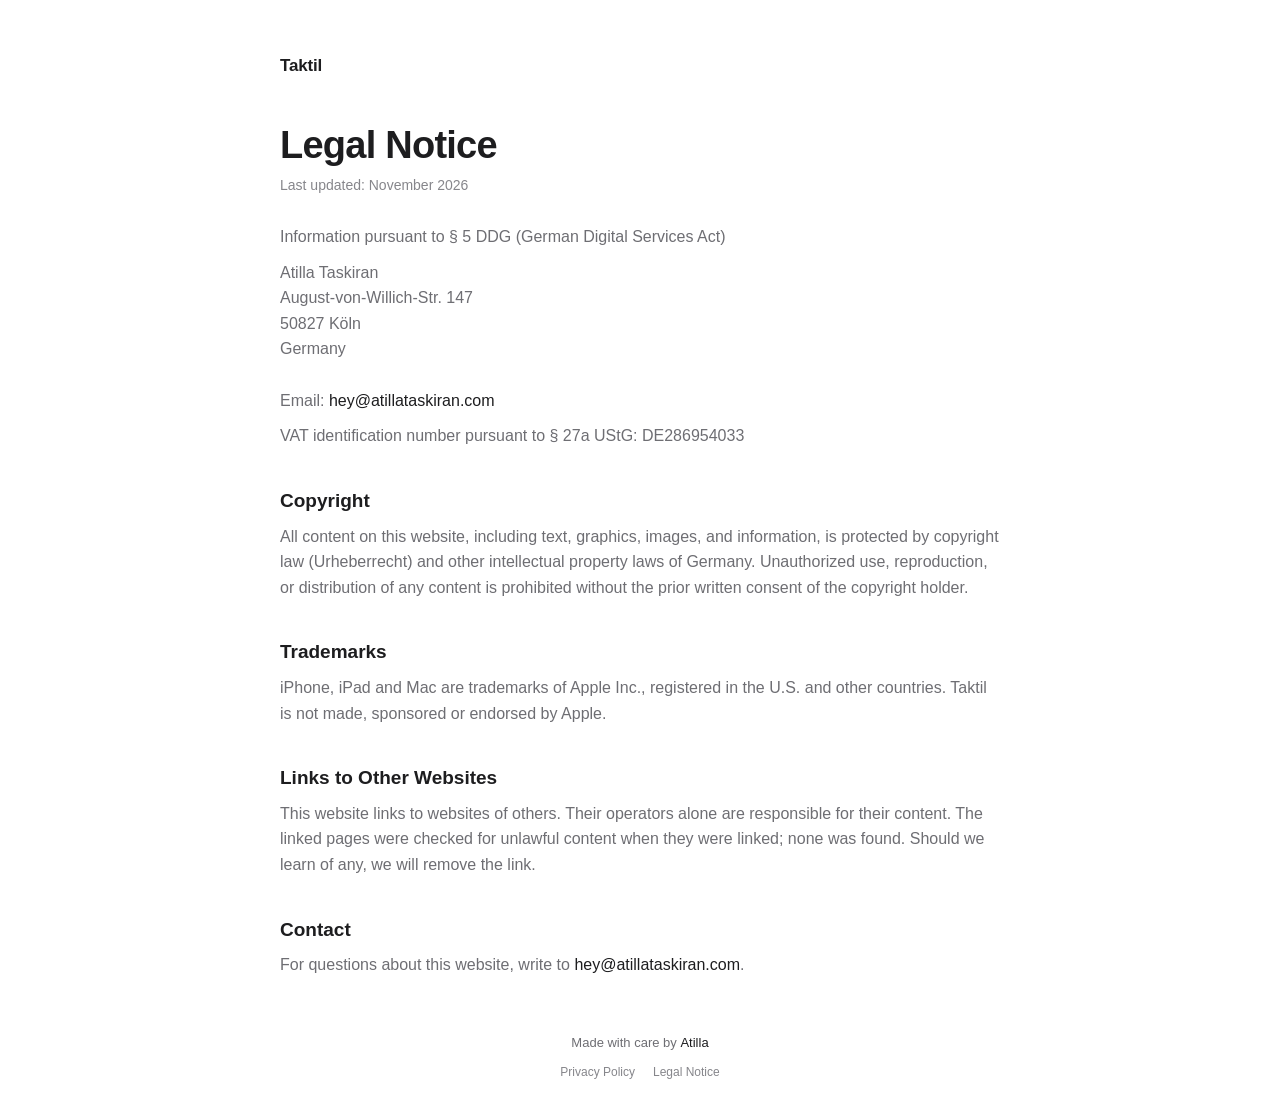
<file: legal/index.html>
<!doctype html>
<html lang="en">
<head>
<meta charset="utf-8">
<meta name="viewport" content="width=device-width, initial-scale=1, viewport-fit=cover, shrink-to-fit=no">
<meta name="color-scheme" content="light">
<meta name="theme-color" content="#ffffff">
<title>Legal Notice · Taktil</title>
<meta name="description" content="Taktil’s legal notice.">
<link rel="stylesheet" href="../style.css?v=da46f985fa">
</head>
<body>
<header class="doc-top"><a href="../">Taktil</a></header>
<main class="doc">
  <h1>Legal Notice</h1>
  <p class="updated">Last updated: November 2026</p>

  <p>Information pursuant to § 5 DDG (German Digital Services Act)</p>
  <address>Atilla Taskiran<br>August-von-Willich-Str. 147<br>50827 Köln<br>Germany<br><br>Email: <a href="mailto:hey@atillataskiran.com">hey@atillataskiran.com</a></address>
  <p>VAT identification number pursuant to § 27a UStG: DE286954033</p>

  <h2>Copyright</h2>
  <p>All content on this website, including text, graphics, images, and information, is protected by copyright law (Urheberrecht) and other intellectual property laws of Germany. Unauthorized use, reproduction, or distribution of any content is prohibited without the prior written consent of the copyright holder.</p>

  <h2>Trademarks</h2>
  <p>iPhone, iPad and Mac are trademarks of Apple Inc., registered in the U.S. and other countries. Taktil is not made, sponsored or endorsed by Apple.</p>

  <h2>Links to Other Websites</h2>
  <p>This website links to websites of others. Their operators alone are responsible for their content. The linked pages were checked for unlawful content when they were linked; none was found. Should we learn of any, we will remove the link.</p>

  <h2>Contact</h2>
  <p>For questions about this website, write to <a href="mailto:hey@atillataskiran.com">hey@atillataskiran.com</a>.</p>
</main>
<footer class="site-foot">
  <p class="credit">Made with care by <a href="https://x.com/_atilla1">Atilla</a></p>
  <nav class="legal" aria-label="Legal">
    <a href="../privacy/">Privacy Policy</a>
    <a href="./" aria-current="page">Legal Notice</a>
  </nav>
</footer>
</body>
</html>
</file>
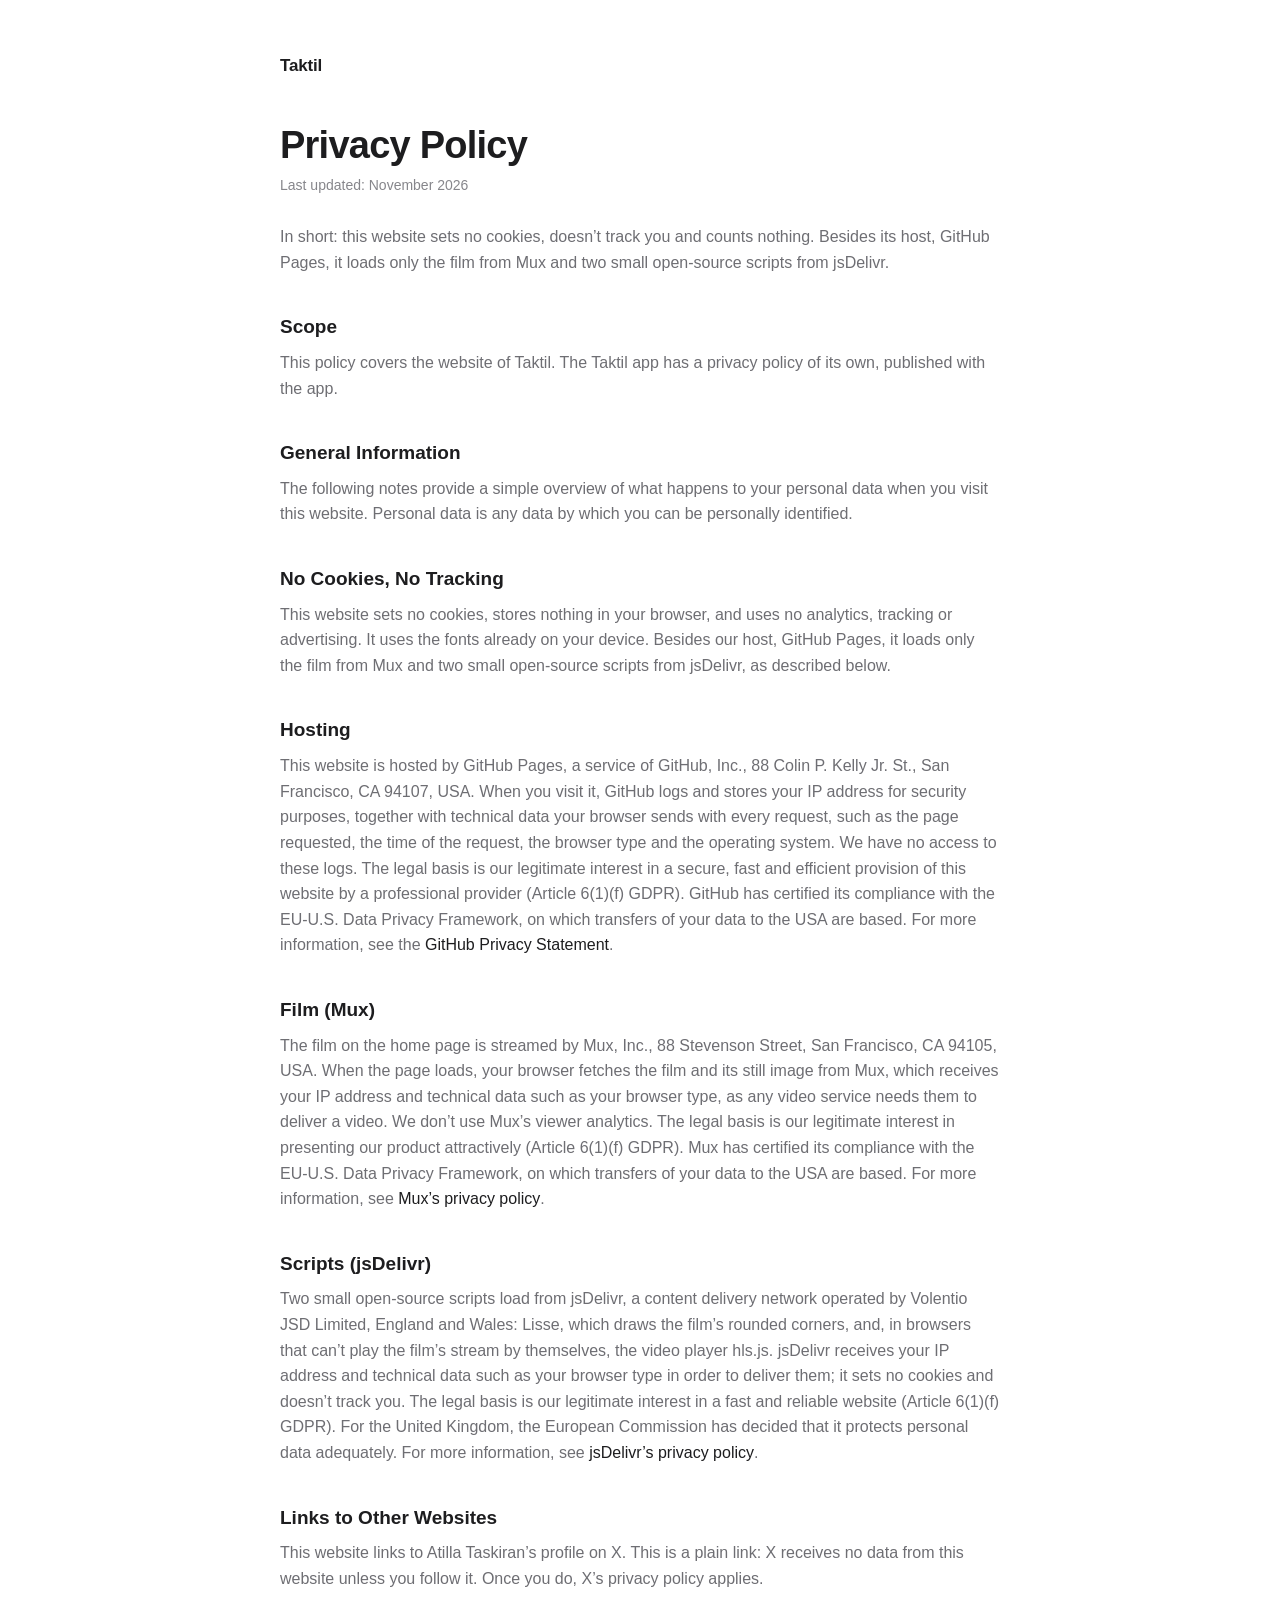
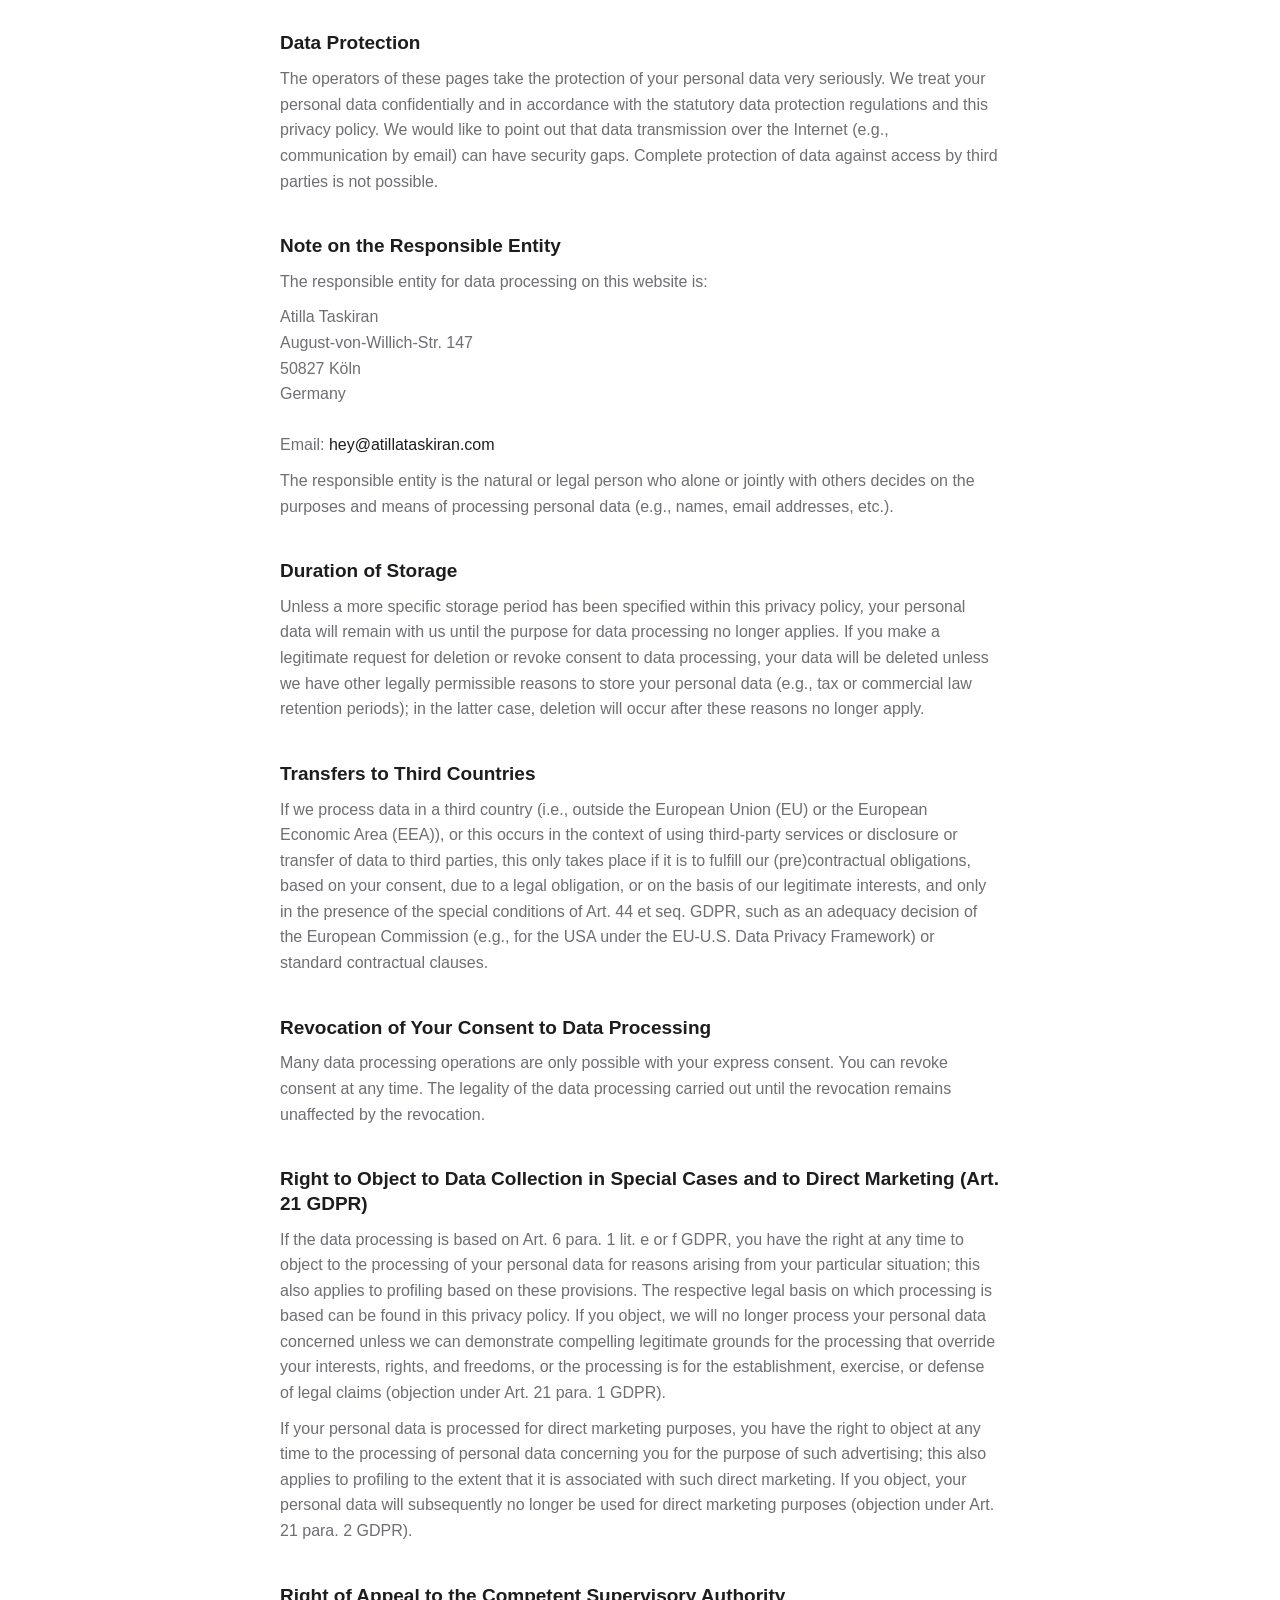
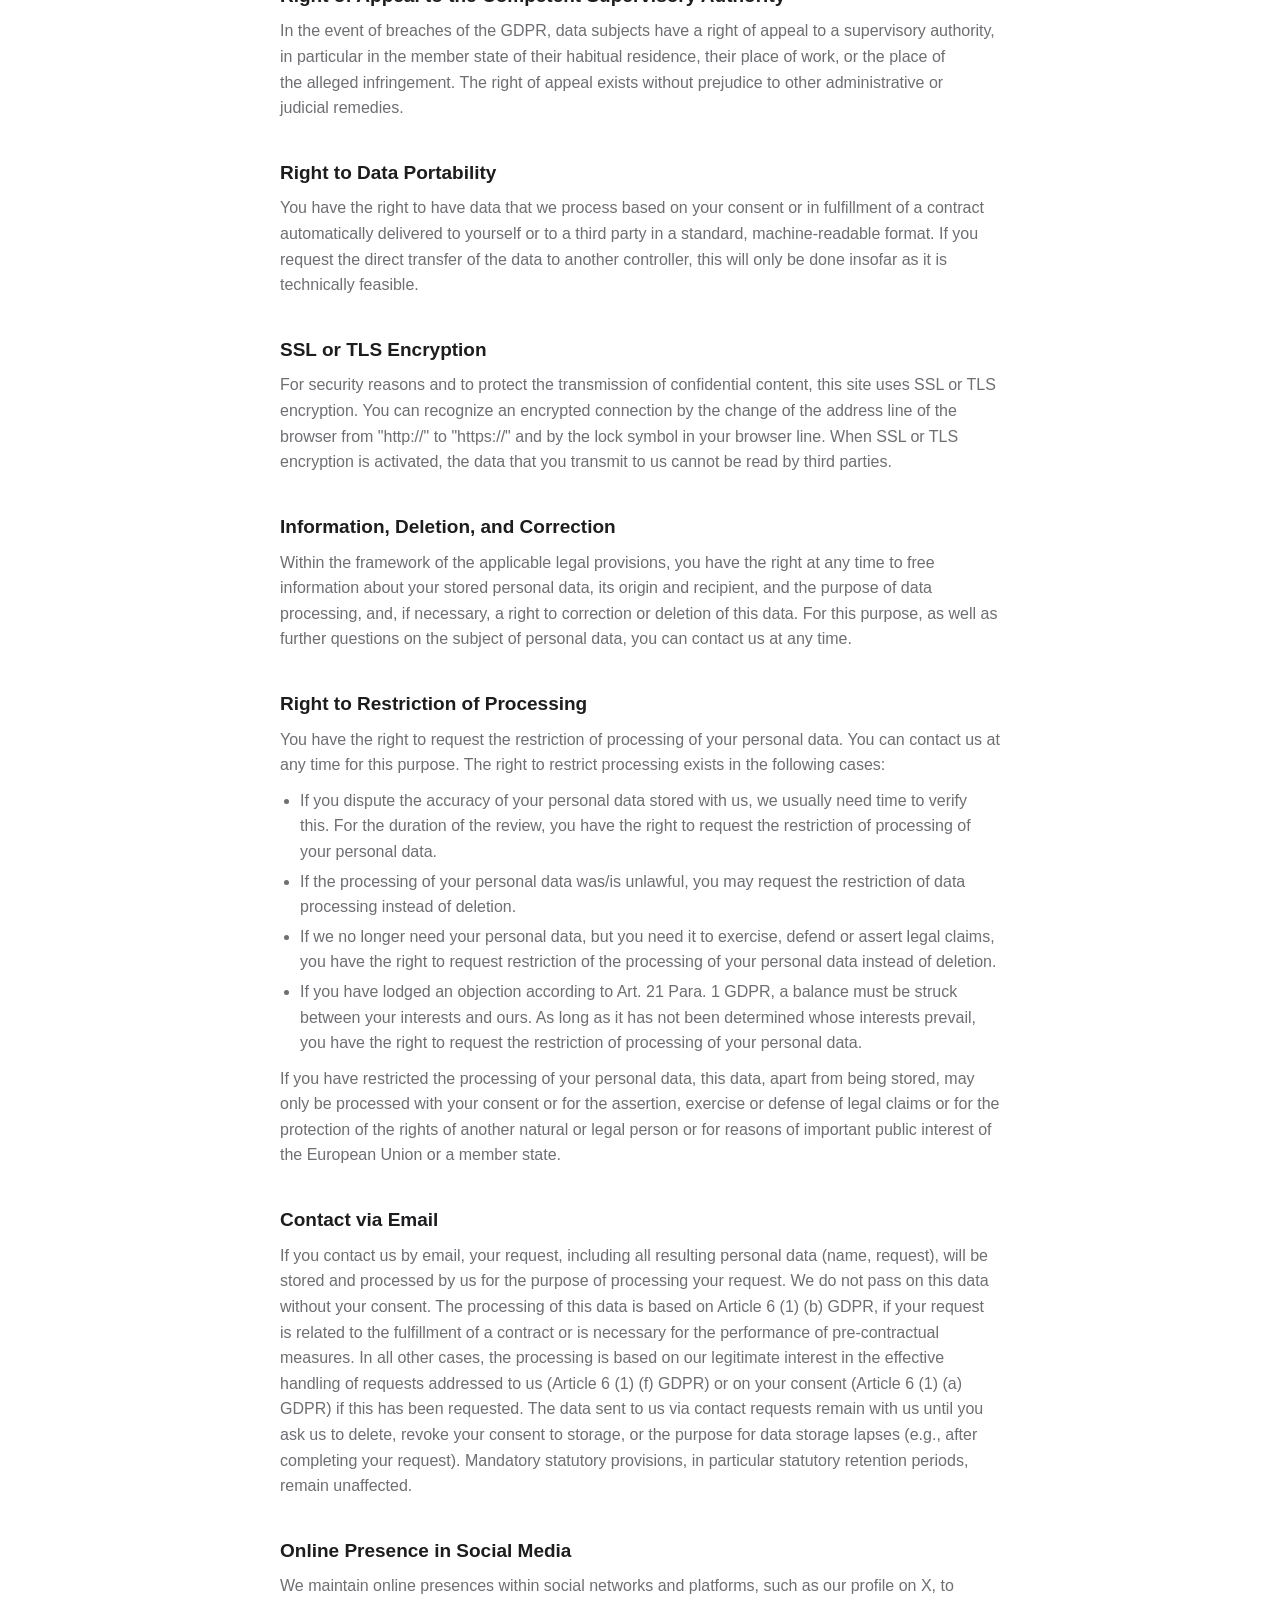
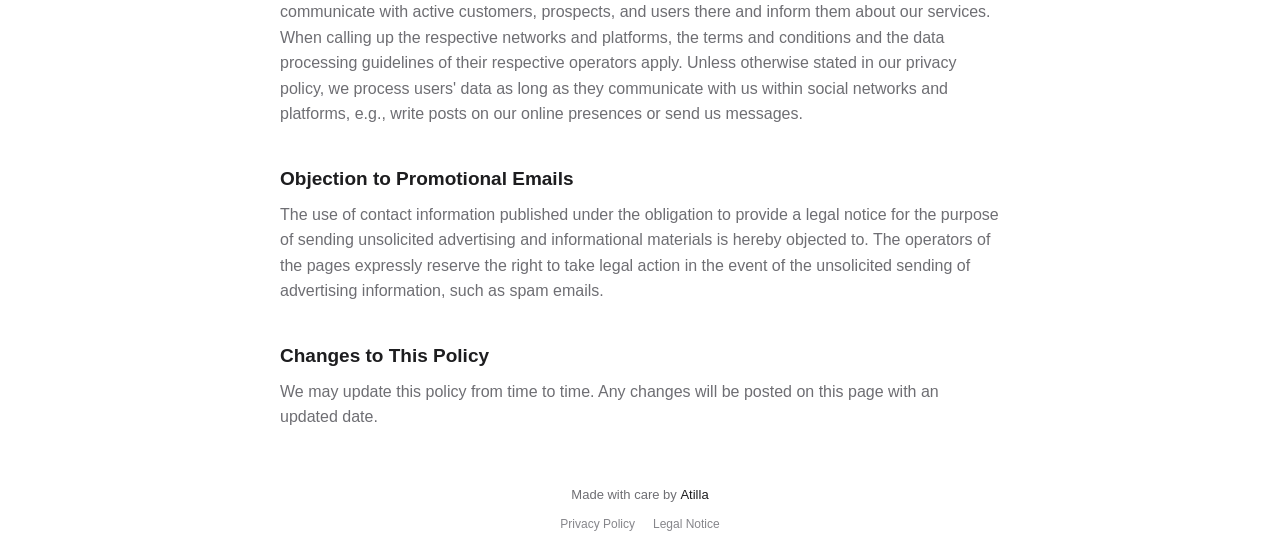
<file: privacy/index.html>
<!doctype html>
<html lang="en">
<head>
<meta charset="utf-8">
<meta name="viewport" content="width=device-width, initial-scale=1, viewport-fit=cover, shrink-to-fit=no">
<meta name="color-scheme" content="light">
<meta name="theme-color" content="#ffffff">
<title>Privacy Policy · Taktil</title>
<meta name="description" content="How the Taktil website handles your data.">
<link rel="stylesheet" href="../style.css?v=da46f985fa">
</head>
<body>
<header class="doc-top"><a href="../">Taktil</a></header>
<main class="doc">
  <h1>Privacy Policy</h1>
  <p class="updated">Last updated: November 2026</p>
  <p>In short: this website sets no cookies, doesn’t track you and counts nothing. Besides its host, GitHub Pages, it loads only the film from Mux and two small open-source scripts from jsDelivr.</p>

  <h2>Scope</h2>
  <p>This policy covers the website of Taktil. The Taktil app has a privacy policy of its own, published with the app.</p>

  <h2>General Information</h2>
  <p>The following notes provide a simple overview of what happens to your personal data when you visit this website. Personal data is any data by which you can be personally identified.</p>

  <h2>No Cookies, No Tracking</h2>
  <p>This website sets no cookies, stores nothing in your browser, and uses no analytics, tracking or advertising. It uses the fonts already on your device. Besides our host, GitHub Pages, it loads only the film from Mux and two small open-source scripts from jsDelivr, as described below.</p>

  <h2>Hosting</h2>
  <p>This website is hosted by GitHub Pages, a service of GitHub, Inc., 88 Colin P. Kelly Jr. St., San Francisco, CA 94107, USA. When you visit it, GitHub logs and stores your IP address for security purposes, together with technical data your browser sends with every request, such as the page requested, the time of the request, the browser type and the operating system. We have no access to these logs. The legal basis is our legitimate interest in a secure, fast and efficient provision of this website by a professional provider (Article 6(1)(f) GDPR). GitHub has certified its compliance with the EU-U.S. Data Privacy Framework, on which transfers of your data to the USA are based. For more information, see the <a href="https://docs.github.com/en/site-policy/privacy-policies/github-general-privacy-statement">GitHub Privacy Statement</a>.</p>

  <h2>Film (Mux)</h2>
  <p>The film on the home page is streamed by Mux, Inc., 88 Stevenson Street, San Francisco, CA 94105, USA. When the page loads, your browser fetches the film and its still image from Mux, which receives your IP address and technical data such as your browser type, as any video service needs them to deliver a video. We don’t use Mux’s viewer analytics. The legal basis is our legitimate interest in presenting our product attractively (Article 6(1)(f) GDPR). Mux has certified its compliance with the EU-U.S. Data Privacy Framework, on which transfers of your data to the USA are based. For more information, see <a href="https://www.mux.com/privacy">Mux’s privacy policy</a>.</p>

  <h2>Scripts (jsDelivr)</h2>
  <p>Two small open-source scripts load from jsDelivr, a content delivery network operated by Volentio JSD Limited, England and Wales: Lisse, which draws the film’s rounded corners, and, in browsers that can’t play the film’s stream by themselves, the video player hls.js. jsDelivr receives your IP address and technical data such as your browser type in order to deliver them; it sets no cookies and doesn’t track you. The legal basis is our legitimate interest in a fast and reliable website (Article 6(1)(f) GDPR). For the United Kingdom, the European Commission has decided that it protects personal data adequately. For more information, see <a href="https://www.jsdelivr.com/terms/privacy-policy">jsDelivr’s privacy policy</a>.</p>

  <h2>Links to Other Websites</h2>
  <p>This website links to Atilla Taskiran’s profile on X. This is a plain link: X receives no data from this website unless you follow it. Once you do, X’s privacy policy applies.</p>

  <h2>Data Protection</h2>
  <p>The operators of these pages take the protection of your personal data very seriously. We treat your personal data confidentially and in accordance with the statutory data protection regulations and this privacy policy. We would like to point out that data transmission over the Internet (e.g., communication by email) can have security gaps. Complete protection of data against access by third parties is not possible.</p>

  <h2>Note on the Responsible Entity</h2>
  <p>The responsible entity for data processing on this website is:</p>
  <address>Atilla Taskiran<br>August-von-Willich-Str. 147<br>50827 Köln<br>Germany<br><br>Email: <a href="mailto:hey@atillataskiran.com">hey@atillataskiran.com</a></address>
  <p>The responsible entity is the natural or legal person who alone or jointly with others decides on the purposes and means of processing personal data (e.g., names, email addresses, etc.).</p>

  <h2>Duration of Storage</h2>
  <p>Unless a more specific storage period has been specified within this privacy policy, your personal data will remain with us until the purpose for data processing no longer applies. If you make a legitimate request for deletion or revoke consent to data processing, your data will be deleted unless we have other legally permissible reasons to store your personal data (e.g., tax or commercial law retention periods); in the latter case, deletion will occur after these reasons no longer apply.</p>

  <h2>Transfers to Third Countries</h2>
  <p>If we process data in a third country (i.e., outside the European Union (EU) or the European Economic Area (EEA)), or this occurs in the context of using third-party services or disclosure or transfer of data to third parties, this only takes place if it is to fulfill our (pre)contractual obligations, based on your consent, due to a legal obligation, or on the basis of our legitimate interests, and only in the presence of the special conditions of Art. 44 et seq. GDPR, such as an adequacy decision of the European Commission (e.g., for the USA under the EU-U.S. Data Privacy Framework) or standard contractual clauses.</p>

  <h2>Revocation of Your Consent to Data Processing</h2>
  <p>Many data processing operations are only possible with your express consent. You can revoke consent at any time. The legality of the data processing carried out until the revocation remains unaffected by the revocation.</p>

  <h2>Right to Object to Data Collection in Special Cases and to Direct Marketing (Art. 21 GDPR)</h2>
  <p>If the data processing is based on Art. 6 para. 1 lit. e or f GDPR, you have the right at any time to object to the processing of your personal data for reasons arising from your particular situation; this also applies to profiling based on these provisions. The respective legal basis on which processing is based can be found in this privacy policy. If you object, we will no longer process your personal data concerned unless we can demonstrate compelling legitimate grounds for the processing that override your interests, rights, and freedoms, or the processing is for the establishment, exercise, or defense of legal claims (objection under Art. 21 para. 1 GDPR).</p>
  <p>If your personal data is processed for direct marketing purposes, you have the right to object at any time to the processing of personal data concerning you for the purpose of such advertising; this also applies to profiling to the extent that it is associated with such direct marketing. If you object, your personal data will subsequently no longer be used for direct marketing purposes (objection under Art. 21 para. 2 GDPR).</p>

  <h2>Right of Appeal to the Competent Supervisory Authority</h2>
  <p>In the event of breaches of the GDPR, data subjects have a right of appeal to a supervisory authority, in particular in the member state of their habitual residence, their place of work, or the place of the alleged infringement. The right of appeal exists without prejudice to other administrative or judicial remedies.</p>

  <h2>Right to Data Portability</h2>
  <p>You have the right to have data that we process based on your consent or in fulfillment of a contract automatically delivered to yourself or to a third party in a standard, machine-readable format. If you request the direct transfer of the data to another controller, this will only be done insofar as it is technically feasible.</p>

  <h2>SSL or TLS Encryption</h2>
  <p>For security reasons and to protect the transmission of confidential content, this site uses SSL or TLS encryption. You can recognize an encrypted connection by the change of the address line of the browser from "http://" to "https://" and by the lock symbol in your browser line. When SSL or TLS encryption is activated, the data that you transmit to us cannot be read by third parties.</p>

  <h2>Information, Deletion, and Correction</h2>
  <p>Within the framework of the applicable legal provisions, you have the right at any time to free information about your stored personal data, its origin and recipient, and the purpose of data processing, and, if necessary, a right to correction or deletion of this data. For this purpose, as well as further questions on the subject of personal data, you can contact us at any time.</p>

  <h2>Right to Restriction of Processing</h2>
  <p>You have the right to request the restriction of processing of your personal data. You can contact us at any time for this purpose. The right to restrict processing exists in the following cases:</p>
  <ul>
    <li>If you dispute the accuracy of your personal data stored with us, we usually need time to verify this. For the duration of the review, you have the right to request the restriction of processing of your personal data.</li>
    <li>If the processing of your personal data was/is unlawful, you may request the restriction of data processing instead of deletion.</li>
    <li>If we no longer need your personal data, but you need it to exercise, defend or assert legal claims, you have the right to request restriction of the processing of your personal data instead of deletion.</li>
    <li>If you have lodged an objection according to Art. 21 Para. 1 GDPR, a balance must be struck between your interests and ours. As long as it has not been determined whose interests prevail, you have the right to request the restriction of processing of your personal data.</li>
  </ul>
  <p>If you have restricted the processing of your personal data, this data, apart from being stored, may only be processed with your consent or for the assertion, exercise or defense of legal claims or for the protection of the rights of another natural or legal person or for reasons of important public interest of the European Union or a member state.</p>

  <h2>Contact via Email</h2>
  <p>If you contact us by email, your request, including all resulting personal data (name, request), will be stored and processed by us for the purpose of processing your request. We do not pass on this data without your consent. The processing of this data is based on Article 6 (1) (b) GDPR, if your request is related to the fulfillment of a contract or is necessary for the performance of pre-contractual measures. In all other cases, the processing is based on our legitimate interest in the effective handling of requests addressed to us (Article 6 (1) (f) GDPR) or on your consent (Article 6 (1) (a) GDPR) if this has been requested. The data sent to us via contact requests remain with us until you ask us to delete, revoke your consent to storage, or the purpose for data storage lapses (e.g., after completing your request). Mandatory statutory provisions, in particular statutory retention periods, remain unaffected.</p>

  <h2>Online Presence in Social Media</h2>
  <p>We maintain online presences within social networks and platforms, such as our profile on X, to communicate with active customers, prospects, and users there and inform them about our services. When calling up the respective networks and platforms, the terms and conditions and the data processing guidelines of their respective operators apply. Unless otherwise stated in our privacy policy, we process users' data as long as they communicate with us within social networks and platforms, e.g., write posts on our online presences or send us messages.</p>

  <h2>Objection to Promotional Emails</h2>
  <p>The use of contact information published under the obligation to provide a legal notice for the purpose of sending unsolicited advertising and informational materials is hereby objected to. The operators of the pages expressly reserve the right to take legal action in the event of the unsolicited sending of advertising information, such as spam emails.</p>

  <h2>Changes to This Policy</h2>
  <p>We may update this policy from time to time. Any changes will be posted on this page with an updated date.</p>
</main>
<footer class="site-foot">
  <p class="credit">Made with care by <a href="https://x.com/_atilla1">Atilla</a></p>
  <nav class="legal" aria-label="Legal">
    <a href="./" aria-current="page">Privacy Policy</a>
    <a href="../legal/">Legal Notice</a>
  </nav>
</footer>
</body>
</html>
</file>
<file: style.css>
/* Taktil's look: sailmode.app's layout in delight.software's colours, dark grey on white, like the White Studio it
   shows the device in. Light only, on purpose. No true black anywhere: the darkest colour is a grey so dark it reads
   as black. Everything sits on one centre line, as on sailmode.app, with its type sizes: the headline, the line
   under it, a small line, and the footer. Nothing on the page moves but the links. */
:root {
  --paper: #ffffff;
  --ink: #1d1d1f;
  --quiet: #6e6e73;
  --faint: #86868b;
  /* The film's shadow: sailmode.app's, in grey instead of its sea blue. */
  --shade: rgba(0, 0, 0, 0.18);
  --font: -apple-system, BlinkMacSystemFont, "SF Pro Text", "Helvetica Neue", Arial, sans-serif;
  color-scheme: light;
}

* { box-sizing: border-box; }
/* White past the page's ends too, when it's pulled. Nothing sticks out sideways, so Safari on a wide screen never
   shrinks the page to fit it. */
html { -webkit-text-size-adjust: 100%; background: var(--paper); overflow-x: clip; }
body {
  margin: 0; min-height: 100vh; min-height: 100svh;
  display: flex; flex-direction: column;
  background: var(--paper); color: var(--ink);
  font-family: var(--font); -webkit-font-smoothing: antialiased;
}
p, h1, h2, ul, figure, address { margin: 0; }

/* The name and how to say it, small and centred at the very top of the page, as far from the top as the footer's
   last line is from the bottom: the name in the darkest grey and bolder, the rest in the lightest. */
.site-top {
  padding: max(20px, env(safe-area-inset-top)) max(16px, env(safe-area-inset-right)) 0 max(16px, env(safe-area-inset-left));
  text-align: center;
}
.site-top .say { font-size: 15px; line-height: 1.4; color: var(--faint); }
.site-top .say b { font-weight: 600; color: var(--ink); }

/* The home page, as on sailmode.app: the headline and the line under it, centred, then the film. The headline starts
   about as far down as sailmode.app's icon, 12 % of the screen, counting the name's line above it. */
.hero {
  flex: 1; display: flex; flex-direction: column; align-items: center; text-align: center;
  padding: max(calc(12vh - 40px), 40px) max(16px, env(safe-area-inset-right)) 0 max(16px, env(safe-area-inset-left));
}
/* The headline and the line under it, as one block as wide as the headline: the line under it adds nothing to the
   block's width (width 0) and then fills it (min-width 100 %), so it never reaches further than the headline and
   wraps, balanced, where it would. */
.hero .lockup { max-width: 100%; }
/* The headline as on bauhausclock.com: large (96 points from a 1450-point wide window), semibold, tight, and drawn
   with a faint gradient, the darkest grey at the top left easing to 70 % of it at the bottom right. Always on two
   lines, broken after "hold"; the line under it then wraps inside the longer one, "is what you see.". */
.hero h1 {
  font-size: clamp(42px, 6.6vw, 96px); line-height: 1.04; font-weight: 600; letter-spacing: -0.02em;
  color: var(--ink);
  background: linear-gradient(140deg, var(--ink) 0%, rgba(29, 29, 31, 0.7) 100%);
  -webkit-background-clip: text; background-clip: text; -webkit-text-fill-color: transparent;
  padding-bottom: 0.06em;
}
.hero h1 span { display: block; }
/* The line under it, one sentence, growing with the headline at under a third of its size (28 points beside its 96),
   so on a Mac it sits on one line inside the headline's width. */
.hero .sub {
  width: 0; min-width: 100%; margin: clamp(12px, 1.6vw, 24px) auto 0; text-wrap: balance;
  font-size: clamp(18px, 2vw, 28px); line-height: 1.35; letter-spacing: -0.005em; color: var(--quiet);
}

/* The film, as on sailmode.app (its style.css, the films), with one film where sailmode.app has two: the big one,
   playing in the middle of the page, in the middle of three columns whose sides stay empty, so it has the same size
   as sailmode.app's. On a phone it takes the page's width.
   Corners are Lisse's squircle (corne.rs) once that has loaded, plain rounded until then. The shadow sits on the
   film around its clipped picture, rounded to match, as the picture's own would be cut off with its corners. */
.films {
  width: min(1400px, 100%); margin-top: 40px;
  display: grid; grid-template-columns: minmax(0, 1fr) minmax(0, 4.4fr) minmax(0, 1fr); align-items: center;
  gap: clamp(16px, 2vw, 24px);
  -webkit-tap-highlight-color: transparent;
}
.film { position: relative; margin: 0; border-radius: 44px; box-shadow: 0 6px 18px var(--shade); }
.film.is-big { grid-row: 1; grid-column: 2; }
@media (max-width: 720px) {
  .films { grid-template-columns: minmax(0, 1fr); }
  .film.is-big { grid-column: 1; }
}
.film-clip { position: relative; overflow: hidden; border-radius: inherit; }
.film-clip.squircle { border-radius: 0; }
.film video { display: block; width: 100%; height: auto; aspect-ratio: 16 / 9; object-fit: cover; background: #000; }
/* The loading circle: white, a quarter of it bright, turning, in the middle of the film. */
.film-wait {
  position: absolute; left: 50%; top: 50%; width: 30px; height: 30px; margin: -15px 0 0 -15px;
  border: 2.5px solid rgba(255, 255, 255, 0.28); border-top-color: #fff; border-radius: 50%;
  filter: drop-shadow(0 1px 4px rgba(0, 0, 0, 0.35));
  opacity: 0; pointer-events: none; transition: opacity 0.25s ease;
  animation: film-wait 0.9s linear infinite paused;
}
.film.is-loading .film-wait { opacity: 1; animation-play-state: running; }
@keyframes film-wait { to { rotate: 360deg; } }

/* The film's own controls, Sailmode's instead of the browser's: one glass bar, well inside the film's corners, with
   play or pause, where it is, the time, sound and full screen. They show while the pointer is on the film or after a
   tap, and while it's paused; otherwise they fade away. The buttons sit as far from the bar's ends as from its top
   and bottom, each one's circle centred in the rounded end. */
.film-controls {
  position: absolute; left: var(--controls-inset); right: var(--controls-inset); bottom: var(--controls-inset);
  --controls-inset: clamp(16px, 2.4vw, 24px);
  display: flex; align-items: center; gap: 4px; height: 48px; padding: 0 6px;
  border-radius: 24px; color: #fff;
  background: rgba(20, 24, 28, 0.42) no-repeat;
  -webkit-backdrop-filter: blur(22px) saturate(1.6); backdrop-filter: blur(22px) saturate(1.6);
  opacity: 0; translate: 0 8px; pointer-events: none;
  transition: opacity 0.22s ease, translate 0.42s var(--spring, ease-out);
}
.film.is-big.controls-on .film-controls { opacity: 1; translate: none; pointer-events: auto; }
.film-controls button {
  flex: none; display: grid; place-items: center; width: 36px; height: 36px; margin: 0; padding: 0; border: 0;
  border-radius: 18px; background: none; color: inherit; cursor: pointer;
}
.film-controls button:hover { background: rgba(255, 255, 255, 0.14); }
.film-controls button:focus-visible, .film-controls input:focus-visible { outline: 2px solid #fff; outline-offset: 1px; }
.film-controls svg { width: 20px; height: 20px; }
.film-controls .fc-time {
  flex: none; min-width: 4.6em; padding: 0 6px; font-size: 13px; font-variant-numeric: tabular-nums;
  text-align: center; opacity: 0.9;
}
/* Where the film is: a thin white line, its played part full white. */
.film-controls input[type="range"] {
  flex: 1 1 auto; min-width: 0; height: 36px; margin: 0 6px; background: none; cursor: pointer;
  -webkit-appearance: none; appearance: none;
  --played: 0%;
}
.film-controls input[type="range"]::-webkit-slider-runnable-track {
  height: 4px; border-radius: 2px;
  background: linear-gradient(to right, #fff var(--played), rgba(255, 255, 255, 0.32) var(--played));
}
.film-controls input[type="range"]::-moz-range-track {
  height: 4px; border-radius: 2px;
  background: linear-gradient(to right, #fff var(--played), rgba(255, 255, 255, 0.32) var(--played));
}
.film-controls input[type="range"]::-webkit-slider-thumb {
  -webkit-appearance: none; appearance: none; width: 12px; height: 12px; margin-top: -4px; border: 0;
  border-radius: 50%; background: #fff; box-shadow: 0 1px 4px rgba(0, 0, 0, 0.3);
}
.film-controls input[type="range"]::-moz-range-thumb {
  width: 12px; height: 12px; border: 0; border-radius: 50%; background: #fff; box-shadow: 0 1px 4px rgba(0, 0, 0, 0.3);
}
@media (max-width: 480px) {
  .film-controls { height: 44px; padding: 0 4px; gap: 2px; }
  .film-controls .fc-time { display: none; }
}

/* The footer, as on sailmode.app: small, centred, who made it on a line of its own, then the legal pages, smaller
   and in the lightest grey. */
.site-foot {
  margin-top: auto; display: flex; flex-wrap: wrap; justify-content: center; gap: 4px 18px;
  padding: 56px max(16px, env(safe-area-inset-right)) max(20px, env(safe-area-inset-bottom)) max(16px, env(safe-area-inset-left));
  font-size: 13px; line-height: 1.4; color: var(--quiet);
}
.site-foot .credit { flex-basis: 100%; margin-bottom: 8px; text-align: center; }
.site-foot .legal { display: flex; gap: 18px; font-size: 12px; }
.site-foot .legal a { color: var(--faint); font-weight: 400; transition: color 0.1s ease, --underline 0.1s ease; }
.site-foot .legal a:is(:hover, :focus-visible) { color: var(--quiet); --underline: var(--quiet); }

/* The legal pages, as on sailmode.app: Taktil at the top as the way home, then the text, left-aligned in a centred
   column. */
.doc-top {
  width: min(720px, 100% - 32px); margin: 0 auto;
  padding-top: max(56px, env(safe-area-inset-top));
  font-size: 17px; font-weight: 600; letter-spacing: -0.01em;
}
.doc-top a { font-weight: 600; }
.doc {
  width: min(720px, 100% - 32px); margin: 48px auto 0;
  font-size: 16px; line-height: 1.6; color: var(--quiet);
}
.doc h1 { font-size: clamp(28px, 4.4vw, 38px); line-height: 1.15; font-weight: 600; letter-spacing: -0.02em; color: var(--ink); }
.doc h2 { margin-top: 40px; font-size: 19px; line-height: 1.3; font-weight: 600; color: var(--ink); }
.doc .updated { margin-top: 6px; font-size: 14px; color: var(--faint); }
.doc p, .doc ul, .doc address { margin-top: 10px; text-wrap: pretty; }
.doc .updated + p { margin-top: 28px; }
.doc address { font-style: normal; }
.doc ul { padding-left: 20px; }
.doc li + li { margin-top: 4px; }

/* Links, as on delight.software and sailmode.app: the dark grey, a little bolder, and pointed at, a 1.5-point line
   under them with round ends, clear of g, p and y. It's drawn as the link's background, a bar with a dot at each
   end, so a link that wraps gets it on every line, and it fades in over a tenth of a second. */
@property --underline { syntax: "<color>"; inherits: false; initial-value: transparent; }
a {
  color: var(--ink); font-weight: 500; text-decoration: none; padding-bottom: 3px;
  -webkit-box-decoration-break: clone; box-decoration-break: clone;
  background-image:
    radial-gradient(circle closest-side, var(--underline) 92%, transparent),
    radial-gradient(circle closest-side, var(--underline) 92%, transparent),
    linear-gradient(var(--underline), var(--underline));
  background-repeat: no-repeat;
  background-position: left bottom, right bottom, center bottom;
  background-size: 1.5px 1.5px, 1.5px 1.5px, calc(100% - 1.5px) 1.5px;
  transition: --underline 0.1s ease;
}
a:is(:hover, :focus-visible) { --underline: var(--ink); }
a:focus-visible { outline: 2px solid var(--ink); outline-offset: 3px; border-radius: 4px; }
</file>
